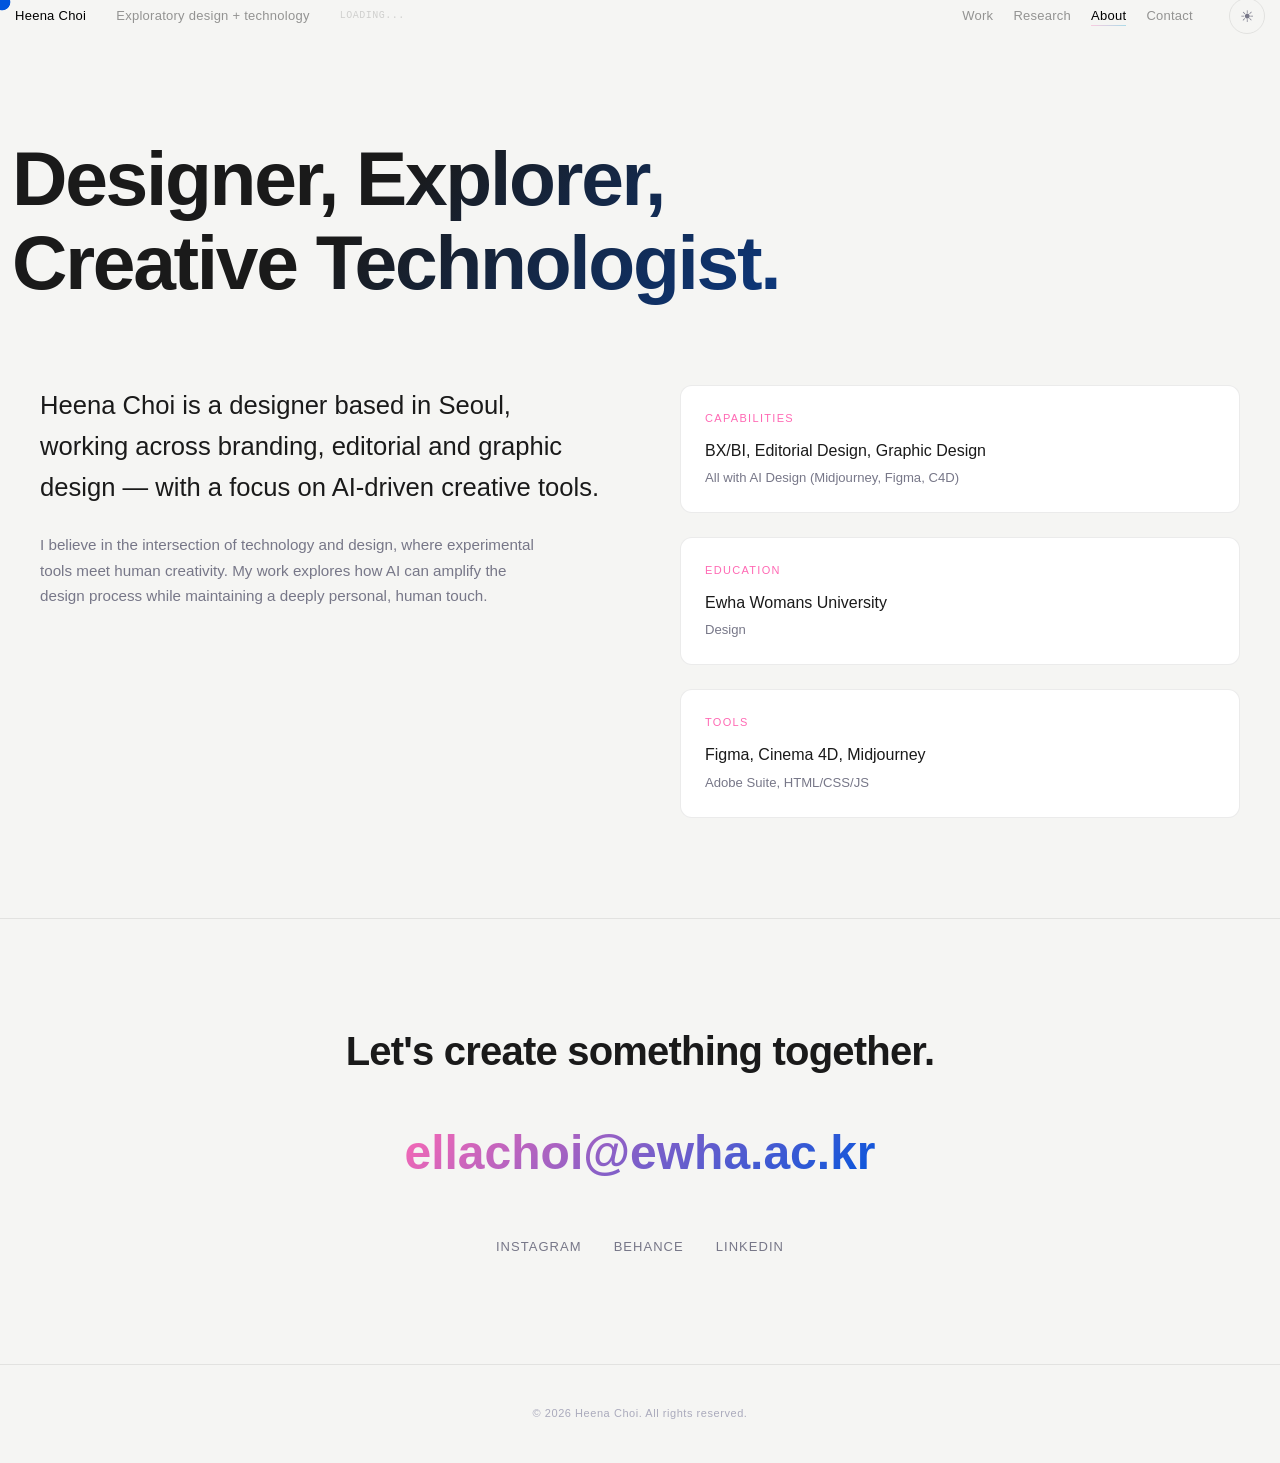
<file: about.html>
<!DOCTYPE html>
<html lang="en">

<head>
    <meta charset="UTF-8">
    <meta name="viewport" content="width=device-width, initial-scale=1.0">
    <title>About — Heena Choi</title>
    <meta name="description"
        content="About Heena Choi — Designer based in Seoul, working across branding, editorial and graphic design.">

    <link rel="stylesheet" href="css/style.css">
    <script>
        (function () {
            const saved = localStorage.getItem('theme');
            if (saved) document.documentElement.setAttribute('data-theme', saved);
        })();
    </script>
</head>

<body class="about-page">

    <!-- SVG Filter for Gooey Effect -->
    <svg xmlns="http://www.w3.org/2000/svg" style="display: none;">
        <defs>
            <filter id="goo">
                <feGaussianBlur in="SourceGraphic" stdDeviation="6" result="blur" />
                <feColorMatrix in="blur" mode="matrix" values="1 0 0 0 0  0 1 0 0 0  0 0 1 0 0  0 0 0 20 -9"
                    result="goo" />
                <feComposite in="SourceGraphic" in2="goo" operator="atop" />
            </filter>
        </defs>
    </svg>

    <!-- Custom Cursor (Wrapped for filter) -->
    <div class="cursor-wrapper">
        <div id="custom-cursor"></div>
    </div>

    <!-- Top Navigation Bar -->
    <nav class="top-nav">
        <div class="nav-left">
            <a href="index.html" class="nav-brand">Heena Choi</a>
            <span class="nav-tagline">Exploratory design + technology</span>
            <span id="nav-metadata" class="nav-metadata">LOADING...</span>
        </div>
        <div class="nav-right">
            <div class="nav-links">
                <a href="work.html" class="nav-link">Work</a>
                <a href="work.html" class="nav-link">Research</a>
                <a href="about.html" class="nav-link active">About</a>
            </div>
            <a href="mailto:heenachoi@example.com" class="nav-contact">Contact</a>
            <button class="theme-toggle" id="theme-toggle" aria-label="Toggle dark mode">
                <span class="icon-sun">☀</span>
                <span class="icon-moon">☾</span>
            </button>
        </div>
    </nav>

    <!-- About Content -->
    <main class="about-main">

        <!-- Hero intro -->
        <section class="about-hero">
            <h1 class="about-headline">Designer, Explorer,<br>Creative Technologist.</h1>
        </section>

        <!-- Bio section -->
        <section class="about-bio">
            <div class="bio-grid">
                <div class="bio-text">
                    <p class="bio-large">Heena Choi is a designer based in Seoul, working across branding, editorial
                        and graphic design — with a focus on AI-driven creative tools.</p>
                    <p class="bio-body">I believe in the intersection of technology and design, where experimental tools
                        meet human creativity. My work explores how AI can amplify the design process while maintaining
                        a
                        deeply personal, human touch.</p>
                </div>
                <div class="bio-details">
                    <div class="detail-card">
                        <h3 class="detail-label">Capabilities</h3>
                        <p class="detail-value">BX/BI, Editorial Design, Graphic Design</p>
                        <p class="detail-note">All with AI Design (Midjourney, Figma, C4D)</p>
                    </div>
                    <div class="detail-card">
                        <h3 class="detail-label">Education</h3>
                        <p class="detail-value">Ewha Womans University</p>
                        <p class="detail-note">Design</p>
                    </div>
                    <div class="detail-card">
                        <h3 class="detail-label">Tools</h3>
                        <p class="detail-value">Figma, Cinema 4D, Midjourney</p>
                        <p class="detail-note">Adobe Suite, HTML/CSS/JS</p>
                    </div>
                </div>
            </div>
        </section>

        <!-- Contact section -->
        <section class="about-contact">
            <h2 class="contact-heading">Let's create something together.</h2>
            <a href="mailto:ellachoi@ewha.ac.kr" class="contact-email-link gooey-target">
                ellachoi@ewha.ac.kr
                <div class="goo-blob"></div>
            </a>
            <div class="contact-social">
                <a href="#" class="social-link gooey-target">
                    Instagram
                    <div class="goo-blob"></div>
                </a>
                <a href="#" class="social-link gooey-target">
                    Behance
                    <div class="goo-blob"></div>
                </a>
                <a href="#" class="social-link gooey-target">
                    LinkedIn
                    <div class="goo-blob"></div>
                </a>
            </div>
        </section>

    </main>

    <!-- Footer -->
    <footer class="page-footer">
        <p>© 2026 Heena Choi. All rights reserved.</p>
    </footer>

    <!-- Scripts -->
    <script>
        document.addEventListener('DOMContentLoaded', () => {
            const cursor = document.getElementById('custom-cursor');
            const hoverEls = document.querySelectorAll('a, button, .detail-card');

            if (window.matchMedia("(pointer: fine)").matches && cursor) {
                let mx = 0, my = 0, cx = 0, cy = 0;
                document.addEventListener('mousemove', e => { mx = e.clientX; my = e.clientY; });
                (function loop() {
                    cx += (mx - cx) * 0.15;
                    cy += (my - cy) * 0.15;
                    cursor.style.transform = `translate(${cx - 8}px, ${cy - 8}px)`;
                    requestAnimationFrame(loop);
                })();
                hoverEls.forEach(el => {
                    el.addEventListener('mouseenter', () => cursor.classList.add('hover'));
                    el.addEventListener('mouseleave', () => cursor.classList.remove('hover'));
                });
            } else if (cursor) {
                cursor.style.display = 'none';
                document.body.style.cursor = 'auto';
            }

            // Entrance animations
            const animEls = document.querySelectorAll(
                '.about-headline, .bio-large, .bio-body, .detail-card, .contact-heading, .contact-email-link');
            const observer = new IntersectionObserver((entries) => {
                entries.forEach(entry => {
                    if (entry.isIntersecting) {
                        entry.target.classList.add('visible');
                    }
                });
            }, { threshold: 0.15 });
            animEls.forEach(el => observer.observe(el));
        });
    </script>
    <script src="js/theme.js"></script>
</body>

</html>
</file>
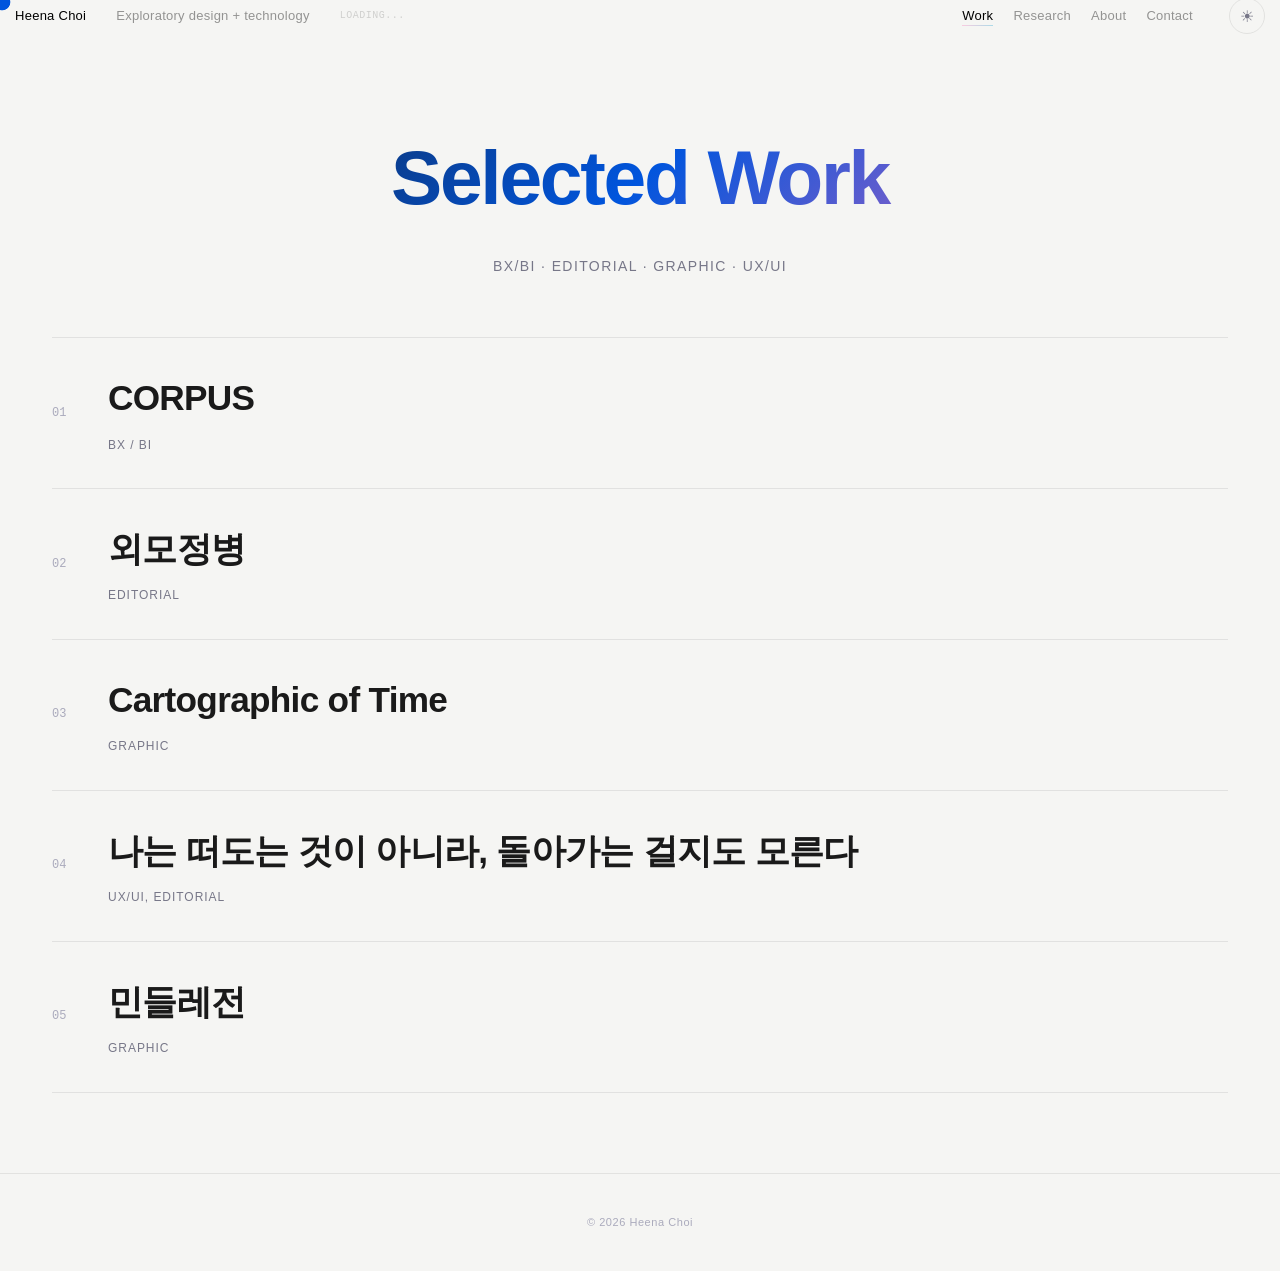
<file: work.html>
<!DOCTYPE html>
<html lang="en">

<head>
    <meta charset="UTF-8">
    <meta name="viewport" content="width=device-width, initial-scale=1.0">
    <title>Work — Heena Choi</title>
    <meta name="description" content="Selected works by Heena Choi — BX/BI, Graphic, Editorial Design.">

    <link rel="stylesheet" href="css/style.css">
    <script>
        (function () {
            const saved = localStorage.getItem('theme');
            if (saved) document.documentElement.setAttribute('data-theme', saved);
        })();
    </script>
</head>

<body class="work-page">

    <!-- SVG Filter for Gooey Effect -->
    <svg xmlns="http://www.w3.org/2000/svg" style="display: none;">
        <defs>
            <filter id="goo">
                <feGaussianBlur in="SourceGraphic" stdDeviation="6" result="blur" />
                <feColorMatrix in="blur" mode="matrix" values="1 0 0 0 0  0 1 0 0 0  0 0 1 0 0  0 0 0 20 -9"
                    result="goo" />
                <feComposite in="SourceGraphic" in2="goo" operator="atop" />
            </filter>
        </defs>
    </svg>

    <!-- Custom Cursor (Wrapped for filter) -->
    <div class="cursor-wrapper">
        <div id="custom-cursor"></div>
    </div>

    <!-- Top Navigation Bar -->
    <nav class="top-nav">
        <div class="nav-left">
            <a href="index.html" class="nav-brand">Heena Choi</a>
            <span class="nav-tagline">Exploratory design + technology</span>
            <span id="nav-metadata" class="nav-metadata">LOADING...</span>
        </div>
        <div class="nav-right">
            <div class="nav-links">
                <a href="work.html" class="nav-link active">Work</a>
                <a href="work.html" class="nav-link">Research</a>
                <a href="about.html" class="nav-link">About</a>
            </div>
            <a href="mailto:heenachoi@example.com" class="nav-contact">Contact</a>
            <button class="theme-toggle" id="theme-toggle" aria-label="Toggle dark mode">
                <span class="icon-sun">☀</span>
                <span class="icon-moon">☾</span>
            </button>
        </div>
    </nav>

    <!-- Work Hero -->
    <section class="page-hero">
        <h1 class="page-title">Selected Work</h1>
        <p class="page-subtitle">BX/BI · Editorial · Graphic · UX/UI</p>
    </section>

    <!-- Project Cards -->
    <section class="work-grid">

        <a href="#" class="project-card gooey-target" id="project-01">
            <div class="card-number">01</div>
            <div class="card-content">
                <h2 class="card-title">CORPUS</h2>
                <span class="card-category">BX / BI</span>
            </div>
            <div class="card-preview">
                <div class="card-preview-bg"></div>
            </div>
            <div class="card-arrow">→</div>
            <div class="goo-blob"></div>
        </a>

        <a href="#" class="project-card gooey-target" id="project-02">
            <div class="card-number">02</div>
            <div class="card-content">
                <h2 class="card-title">외모정병</h2>
                <span class="card-category">Editorial</span>
            </div>
            <div class="card-preview">
                <div class="card-preview-bg"></div>
            </div>
            <div class="card-arrow">→</div>
            <div class="goo-blob"></div>
        </a>

        <a href="#" class="project-card gooey-target" id="project-03">
            <div class="card-number">03</div>
            <div class="card-content">
                <h2 class="card-title">Cartographic of Time</h2>
                <span class="card-category">Graphic</span>
            </div>
            <div class="card-preview">
                <div class="card-preview-bg"></div>
            </div>
            <div class="card-arrow">→</div>
            <div class="goo-blob"></div>
        </a>

        <a href="#" class="project-card gooey-target" id="project-04">
            <div class="card-number">04</div>
            <div class="card-content">
                <h2 class="card-title">나는 떠도는 것이 아니라, 돌아가는 걸지도 모른다</h2>
                <span class="card-category">UX/UI, Editorial</span>
            </div>
            <div class="card-preview">
                <div class="card-preview-bg"></div>
            </div>
            <div class="card-arrow">→</div>
            <div class="goo-blob"></div>
        </a>

        <a href="#" class="project-card gooey-target" id="project-05">
            <div class="card-number">05</div>
            <div class="card-content">
                <h2 class="card-title">민들레전</h2>
                <span class="card-category">Graphic</span>
            </div>
            <div class="card-preview">
                <div class="card-preview-bg"></div>
            </div>
            <div class="card-arrow">→</div>
            <div class="goo-blob"></div>
        </a>

    </section>

    <!-- Minimal Footer -->
    <footer class="page-footer">
        <p>© 2026 Heena Choi</p>
    </footer>

    <!-- Scripts -->
    <script>
        document.addEventListener('DOMContentLoaded', () => {
            const cursor = document.getElementById('custom-cursor');
            const hoverEls = document.querySelectorAll('a, button, .project-card');

            if (window.matchMedia("(pointer: fine)").matches && cursor) {
                let mx = 0, my = 0, cx = 0, cy = 0;
                document.addEventListener('mousemove', e => { mx = e.clientX; my = e.clientY; });
                (function loop() {
                    cx += (mx - cx) * 0.15;
                    cy += (my - cy) * 0.15;
                    cursor.style.transform = `translate(${cx - 8}px, ${cy - 8}px)`;
                    requestAnimationFrame(loop);
                })();
                hoverEls.forEach(el => {
                    el.addEventListener('mouseenter', () => cursor.classList.add('hover'));
                    el.addEventListener('mouseleave', () => cursor.classList.remove('hover'));
                });
            } else if (cursor) {
                cursor.style.display = 'none';
                document.body.style.cursor = 'auto';
            }

            // Stagger card entrance
            document.querySelectorAll('.project-card').forEach((card, i) => {
                card.style.animationDelay = `${i * 0.1}s`;
            });
        });
    </script>
    <script src="js/theme.js"></script>
</body>

</html>
</file>
<file: css/style.css>
* {
    box-sizing: border-box;
    margin: 0;
    padding: 0;
}

:root {
    --bg: #f5f5f3;
    --bg-surface: #ffffff;
    --bg-card: rgba(255, 255, 255, 0.8);
    --text: #1a1a1a;
    --text-muted: #777788;
    --text-dim: #aaaabc;
    --accent: #FF69B4;
    --accent-blue: #0055DD;
    --accent-cyan: #0099CC;
    --accent-hover: #0066FF;
    --glow-blue: rgba(0, 85, 221, 0.2);
    --glow-pink: rgba(255, 105, 180, 0.2);
    --border: rgba(0, 0, 0, 0.08);
    --border-hover: rgba(0, 85, 221, 0.2);
    --shadow: rgba(0, 0, 0, 0.06);
    --nav-bg: rgba(245, 245, 243, 0.88);
    --ascii-base: rgba(30, 30, 40, var(--ascii-alpha, 0.2));
    --ascii-glow-r: 0;
    --ascii-glow-g: 80;
    --ascii-glow-b: 220;
    --ascii-idle-r: 60;
    --ascii-idle-g: 60;
    --ascii-idle-b: 80;
    --cursor-blend: difference;

    --font: 'Helvetica Neue', Helvetica, Arial, sans-serif;
    --mono: 'SF Mono', 'Fira Code', 'Courier New', monospace;
    --nav-height: 36px;
    --pad: 12px;
    --transition: 0.3s cubic-bezier(0.25, 0.1, 0.25, 1);
    --transition-slow: 0.6s cubic-bezier(0.25, 0.1, 0.25, 1);
}

/* ═══════════════════════════════════════
   DESIGN TOKENS — DARK MODE
   ═══════════════════════════════════════ */
[data-theme="dark"] {
    --bg: #0a0a0f;
    --bg-surface: #12121a;
    --bg-card: rgba(22, 22, 34, 0.5);
    --text: #e8eaf0;
    --text-muted: #6b7094;
    --text-dim: #3a3f5c;
    --accent: #FF69B4;
    --accent-blue: #0066FF;
    --accent-cyan: #00CCFF;
    --accent-hover: #00AAFF;
    --glow-blue: rgba(0, 102, 255, 0.3);
    --glow-pink: rgba(255, 105, 180, 0.3);
    --border: rgba(255, 255, 255, 0.06);
    --border-hover: rgba(0, 204, 255, 0.2);
    --shadow: rgba(0, 0, 0, 0.3);
    --nav-bg: rgba(10, 10, 15, 0.88);
    --ascii-glow-r: 20;
    --ascii-glow-g: 100;
    --ascii-glow-b: 255;
    --ascii-idle-r: 180;
    --ascii-idle-g: 190;
    --ascii-idle-b: 220;
    --cursor-blend: screen;
}

/* ═══════════════════════════════════════
   RESET & BASE
   ═══════════════════════════════════════ */
*,
*::before,
*::after {
    margin: 0;
    padding: 0;
    box-sizing: border-box;
}

html {
    scroll-behavior: smooth;
}

body {
    font-family: var(--font);
    background: var(--bg);
    color: var(--text);
    cursor: none;
    overflow-x: hidden;
    -webkit-font-smoothing: antialiased;
    line-height: 1.6;
    transition: background 0.5s ease, color 0.5s ease;
}

a {
    color: inherit;
    text-decoration: none;
    cursor: none;
    transition: color var(--transition);
}

a:hover {
    color: var(--accent-hover);
}

::selection {
    background: var(--accent);
    color: #fff;
}

/* ═══════════════════════════════════════
   CUSTOM CURSOR (METABALL EFFECT)
   ═══════════════════════════════════════ */
/* SVG Filter is applied to this wrapper */
.cursor-wrapper {
    position: fixed;
    top: 0;
    left: 0;
    width: 100vw;
    height: 100vh;
    pointer-events: none;
    z-index: 10000;
    filter: url('#goo');
}

#custom-cursor {
    position: absolute;
    top: 0;
    left: 0;
    width: 20px;
    height: 20px;
    background: var(--accent-blue);
    border-radius: 50%;
    will-change: transform, width, height;
    transition: width 0.3s cubic-bezier(0.25, 0.1, 0.25, 1),
        height 0.3s cubic-bezier(0.25, 0.1, 0.25, 1),
        background-color 0.3s ease;
    /* We don't use box-shadow glow here because it conflicts with standard SVG goo filter */
}

/* Base style for elements that the cursor will "stick" to */
.gooey-target {
    position: relative;
    /* The target itself needs a pseudo-element or background that matches the cursor color 
       so the filter can merge them. */
}

/* The actual "blob" that is attached to interactive elements when hovered */
.goo-blob {
    position: absolute;
    top: 50%;
    left: 50%;
    transform: translate(-50%, -50%) scale(0);
    width: 100%;
    height: 100%;
    background: var(--accent-blue);
    border-radius: 30px;
    z-index: -1;
    transition: transform 0.4s cubic-bezier(0.25, 0.1, 0.25, 1);
    pointer-events: none;
}

.gooey-target:hover .goo-blob {
    transform: translate(-50%, -50%) scale(1.1);
    /* Slightly larger than element */
}

#custom-cursor.hover {
    width: 32px;
    height: 32px;
    background: var(--accent-cyan);
}

/* ═══════════════════════════════════════
   TOP NAVIGATION
   ═══════════════════════════════════════ */
.top-nav {
    position: fixed;
    top: 0;
    left: 0;
    width: 100%;
    height: 32px;
    /* Ultra-minimalist height */
    display: flex;
    align-items: center;
    padding: 0 15px;
    /* Minimal side padding */
    z-index: 1000;
    font-family: 'Helvetica Neue', Helvetica, Arial, sans-serif;
    font-size: 13px;
    letter-spacing: 0.02em;
    font-weight: 450;

    color: #000;
    pointer-events: none;
    background: transparent !important;
}

.nav-left {
    display: flex;
    align-items: center;
    gap: 30px;
    /* Tighter gap */
    margin-right: auto;
}

.nav-brand {
    pointer-events: auto;
    color: inherit;
    text-decoration: none;
    font-weight: 500;
    transition: all 0.3s ease;
    position: relative;
}

.nav-tagline {
    opacity: 0.4;
    white-space: nowrap;
}

.nav-metadata {
    font-size: 10px;
    opacity: 0.15;
    /* Even more subtle */
    letter-spacing: 0.05em;
    white-space: nowrap;
    font-family: monospace;
}

.nav-right {
    display: flex;
    align-items: center;
    gap: 20px;
    /* Tighter gap */
}

.nav-links {
    display: flex;
    gap: 20px;
    /* Tighter gap */
}

.nav-link,
.nav-contact {
    pointer-events: auto;
    color: inherit;
    text-decoration: none;
    opacity: 0.4;
    position: relative;
    transition: all 0.3s ease;
}

.nav-link::after,
.nav-brand::after,
.nav-contact::after {
    content: '';
    position: absolute;
    bottom: -4px;
    left: 0;
    width: 0;
    height: 0.5px;
    background: #000;
    transition: width 0.4s cubic-bezier(0.16, 1, 0.3, 1);
}

.nav-link:hover,
.nav-brand:hover,
.nav-contact:hover {
    opacity: 1;
    font-weight: 500;
}

.nav-link:hover::after,
.nav-brand:hover::after,
.nav-contact:hover::after {
    width: 100%;
}

.nav-link.active {
    opacity: 1;
    font-weight: 500;
}

.nav-link.active::after {
    width: 100%;
    opacity: 0.3;
}

.nav-link.active {
    opacity: 1;
    font-weight: 500;
}

.nav-link.active::after {
    width: 100%;
    opacity: 0.3;
}





.nav-link::after {
    content: '';
    position: absolute;
    bottom: 0;
    left: 0;
    width: 0;
    height: 1px;
    background: linear-gradient(90deg, var(--accent), var(--accent-cyan));
    transition: width var(--transition);
}

.nav-link:hover {
    color: var(--text);
}

.nav-link:hover::after {
    width: 100%;
}

/* ─── Theme Toggle Button ─── */
.theme-toggle {
    width: 36px;
    height: 36px;
    border: 1px solid var(--border);
    border-radius: 50%;
    background: transparent;
    color: var(--text-muted);
    font-size: 16px;
    display: flex;
    align-items: center;
    justify-content: center;
    cursor: none;
    transition: all var(--transition);
    margin-left: 1rem;
    position: relative;
    overflow: hidden;
}

.theme-toggle:hover {
    border-color: var(--accent);
    color: var(--accent);
    box-shadow: 0 0 15px var(--glow-pink);
}

.theme-toggle .icon-sun,
.theme-toggle .icon-moon {
    position: absolute;
    transition: all 0.4s ease;
}

.theme-toggle .icon-sun {
    opacity: 1;
    transform: rotate(0deg) scale(1);
}

.theme-toggle .icon-moon {
    opacity: 0;
    transform: rotate(-90deg) scale(0.5);
}

[data-theme="dark"] .theme-toggle .icon-sun {
    opacity: 0;
    transform: rotate(90deg) scale(0.5);
}

[data-theme="dark"] .theme-toggle .icon-moon {
    opacity: 1;
    transform: rotate(0deg) scale(1);
}

/* ═══════════════════════════════════════
   HERO — LANDING PAGE
   ═══════════════════════════════════════ */
.hero {
    width: 100vw;
    height: 100vh;
    display: flex;
    align-items: center;
    justify-content: center;
    position: relative;
    overflow: hidden;
    background: #FFFFFF !important;
}

#ascii-canvas {
    width: 100%;
    height: 100%;
    display: block;
}

/* ═══════════════════════════════════════
   PAGE HERO (Work / About pages)
   ═══════════════════════════════════════ */
.page-hero {
    padding: calc(var(--nav-height) + 80px) var(--pad) 60px;
    text-align: center;
}

.page-title {
    font-size: clamp(2.5rem, 6vw, 5rem);
    font-weight: 700;
    letter-spacing: -0.03em;
    background: linear-gradient(135deg, var(--text) 0%, var(--accent-blue) 50%, var(--accent) 100%);
    -webkit-background-clip: text;
    -webkit-text-fill-color: transparent;
    background-clip: text;
    margin-bottom: 16px;
}

.page-subtitle {
    font-size: 14px;
    color: var(--text-muted);
    letter-spacing: 0.1em;
    text-transform: uppercase;
}

/* ═══════════════════════════════════════
   WORK PAGE — PROJECT CARDS
   ═══════════════════════════════════════ */
.work-grid {
    padding: 0 var(--pad) 80px;
    max-width: 1200px;
    margin: 0 auto;
}

.project-card {
    display: flex;
    align-items: center;
    padding: 32px 0;
    border-bottom: 1px solid var(--border);
    transition: all var(--transition);
    gap: 24px;
    position: relative;
    overflow: hidden;
    animation: cardSlideIn 0.6s ease-out both;
}

.project-card:first-child {
    border-top: 1px solid var(--border);
}

.project-card:hover {
    padding-left: 20px;
    border-color: var(--border-hover);
}

.project-card::before {
    content: '';
    position: absolute;
    left: 0;
    top: 0;
    bottom: 0;
    width: 0;
    background: linear-gradient(90deg, rgba(0, 85, 221, 0.05), transparent);
    transition: width var(--transition);
}

[data-theme="dark"] .project-card::before {
    background: linear-gradient(90deg, rgba(0, 102, 255, 0.08), transparent);
}

.project-card:hover::before {
    width: 100%;
}

.card-number {
    font-family: var(--mono);
    font-size: 12px;
    color: var(--text-dim);
    min-width: 32px;
    transition: color var(--transition);
}

.project-card:hover .card-number {
    color: var(--accent-blue);
}

.card-content {
    flex: 1;
    position: relative;
    z-index: 1;
}

.card-title {
    font-size: clamp(1.3rem, 3vw, 2.2rem);
    font-weight: 600;
    letter-spacing: -0.02em;
    margin-bottom: 4px;
    transition: color var(--transition);
}

.project-card:hover .card-title {
    color: var(--accent-blue);
}

.card-category {
    font-size: 12px;
    color: var(--text-muted);
    text-transform: uppercase;
    letter-spacing: 0.08em;
}

.card-preview {
    width: 80px;
    height: 80px;
    border-radius: 12px;
    overflow: hidden;
    opacity: 0;
    transform: scale(0.8);
    transition: all var(--transition);
    position: relative;
}

.project-card:hover .card-preview {
    opacity: 1;
    transform: scale(1);
}

.card-preview-bg {
    width: 100%;
    height: 100%;
    opacity: 0.4;
}

#project-01 .card-preview-bg {
    background: linear-gradient(135deg, #FF69B4, #FF1493);
}

#project-02 .card-preview-bg {
    background: linear-gradient(135deg, #0066FF, #00CCFF);
}

#project-03 .card-preview-bg {
    background: linear-gradient(135deg, #00CC88, #00FFAA);
}

#project-04 .card-preview-bg {
    background: linear-gradient(135deg, #8844EE, #CC66FF);
}

#project-05 .card-preview-bg {
    background: linear-gradient(135deg, #FF6633, #FFAA00);
}

.card-arrow {
    font-size: 20px;
    color: var(--text-dim);
    opacity: 0;
    transform: translateX(-10px);
    transition: all var(--transition);
}

.project-card:hover .card-arrow {
    opacity: 1;
    transform: translateX(0);
    color: var(--accent-blue);
}

@keyframes cardSlideIn {
    from {
        opacity: 0;
        transform: translateY(30px);
    }

    to {
        opacity: 1;
        transform: translateY(0);
    }
}

/* ═══════════════════════════════════════
   ABOUT PAGE
   ═══════════════════════════════════════ */
.about-main {
    min-height: 100vh;
}

.about-hero {
    padding: calc(var(--nav-height) + 100px) var(--pad) 80px;
}

.about-headline {
    font-size: clamp(2.5rem, 6vw, 5rem);
    font-weight: 700;
    letter-spacing: -0.03em;
    line-height: 1.1;
    background: linear-gradient(135deg, var(--text) 30%, var(--accent-blue));
    -webkit-background-clip: text;
    -webkit-text-fill-color: transparent;
    background-clip: text;
    opacity: 0;
    transform: translateY(40px);
    transition: all 0.8s ease-out;
}

.about-headline.visible {
    opacity: 1;
    transform: translateY(0);
}

/* Bio Section */
.about-bio {
    padding: 0 var(--pad) 100px;
}

.bio-grid {
    display: grid;
    grid-template-columns: 1fr 1fr;
    gap: 80px;
    max-width: 1200px;
    margin: 0 auto;
}

.bio-large {
    font-size: clamp(1.2rem, 2.2vw, 1.6rem);
    line-height: 1.6;
    font-weight: 400;
    color: var(--text);
    margin-bottom: 24px;
    opacity: 0;
    transform: translateY(30px);
    transition: all 0.7s ease-out;
}

.bio-large.visible {
    opacity: 1;
    transform: translateY(0);
}

.bio-body {
    font-size: 0.95rem;
    line-height: 1.7;
    color: var(--text-muted);
    max-width: 500px;
    opacity: 0;
    transform: translateY(30px);
    transition: all 0.7s ease-out 0.1s;
}

.bio-body.visible {
    opacity: 1;
    transform: translateY(0);
}

.bio-details {
    display: flex;
    flex-direction: column;
    gap: 24px;
}

.detail-card {
    padding: 24px;
    border: 1px solid var(--border);
    border-radius: 12px;
    background: var(--bg-surface);
    transition: opacity 0.6s ease-out, transform 0.6s ease-out, border-color 0.35s, box-shadow 0.35s, background 0.5s;
    opacity: 0;
    transform: translateY(20px);
}

.detail-card.visible {
    opacity: 1;
    transform: translateY(0);
}

.detail-card:hover {
    border-color: var(--border-hover);
    box-shadow: 0 4px 30px var(--shadow);
}

.detail-label {
    font-size: 11px;
    text-transform: uppercase;
    letter-spacing: 0.12em;
    color: var(--accent);
    margin-bottom: 10px;
    font-weight: 500;
}

.detail-value {
    font-size: 1rem;
    font-weight: 500;
    color: var(--text);
    margin-bottom: 4px;
}

.detail-note {
    font-size: 0.82rem;
    color: var(--text-muted);
}

/* Contact Section */
.about-contact {
    padding: 100px var(--pad);
    text-align: center;
    border-top: 1px solid var(--border);
}

.contact-heading {
    font-size: clamp(1.5rem, 3.5vw, 2.5rem);
    font-weight: 600;
    letter-spacing: -0.02em;
    margin-bottom: 32px;
    color: var(--text);
    opacity: 0;
    transform: translateY(30px);
    transition: all 0.7s ease-out;
}

.contact-heading.visible {
    opacity: 1;
    transform: translateY(0);
}

.contact-email-link {
    display: inline-block;
    font-size: clamp(1.5rem, 4vw, 3rem);
    font-weight: 700;
    background: linear-gradient(135deg, var(--accent), var(--accent-blue));
    -webkit-background-clip: text;
    -webkit-text-fill-color: transparent;
    background-clip: text;
    margin-bottom: 40px;
    opacity: 0;
    transform: translateY(20px);
    transition: opacity 0.7s ease-out 0.15s, transform 0.7s ease-out 0.15s, filter 0.35s;
}

.contact-email-link.visible {
    opacity: 1;
    transform: translateY(0);
}

.contact-email-link:hover {
    filter: brightness(1.3);
}

.contact-social {
    display: flex;
    justify-content: center;
    gap: 2rem;
}

.social-link {
    font-size: 13px;
    color: var(--text-muted);
    text-transform: uppercase;
    letter-spacing: 0.08em;
    padding: 6px 0;
    position: relative;
}

.social-link::after {
    content: '';
    position: absolute;
    bottom: 0;
    left: 0;
    width: 0;
    height: 1px;
    background: var(--accent);
    transition: width var(--transition);
}

.social-link:hover::after {
    width: 100%;
}

/* ═══════════════════════════════════════
   PAGE FOOTER
   ═══════════════════════════════════════ */
.page-footer {
    padding: 40px var(--pad);
    text-align: center;
    border-top: 1px solid var(--border);
}

.page-footer p {
    font-size: 11px;
    color: var(--text-dim);
    letter-spacing: 0.05em;
}

/* ═══════════════════════════════════════
   RESPONSIVE
   ═══════════════════════════════════════ */
@media (max-width: 768px) {
    .nav-tagline {
        display: none;
    }

    .bio-grid {
        grid-template-columns: 1fr;
        gap: 48px;
    }

    .project-card {
        flex-wrap: wrap;
        gap: 12px;
        padding: 24px 0;
    }

    .card-preview,
    .card-arrow {
        display: none;
    }

    .about-hero {
        padding-top: calc(var(--nav-height) + 60px);
        padding-bottom: 40px;
    }

    .contact-social {
        flex-direction: column;
        gap: 1rem;
    }
}

@media (max-width: 480px) {
    .nav-links {
        gap: 1rem;
    }

    .page-title,
    .about-headline {
        font-size: 2rem;
    }

    .theme-toggle {
        width: 30px;
        height: 30px;
        font-size: 14px;
    }
}
</file>
